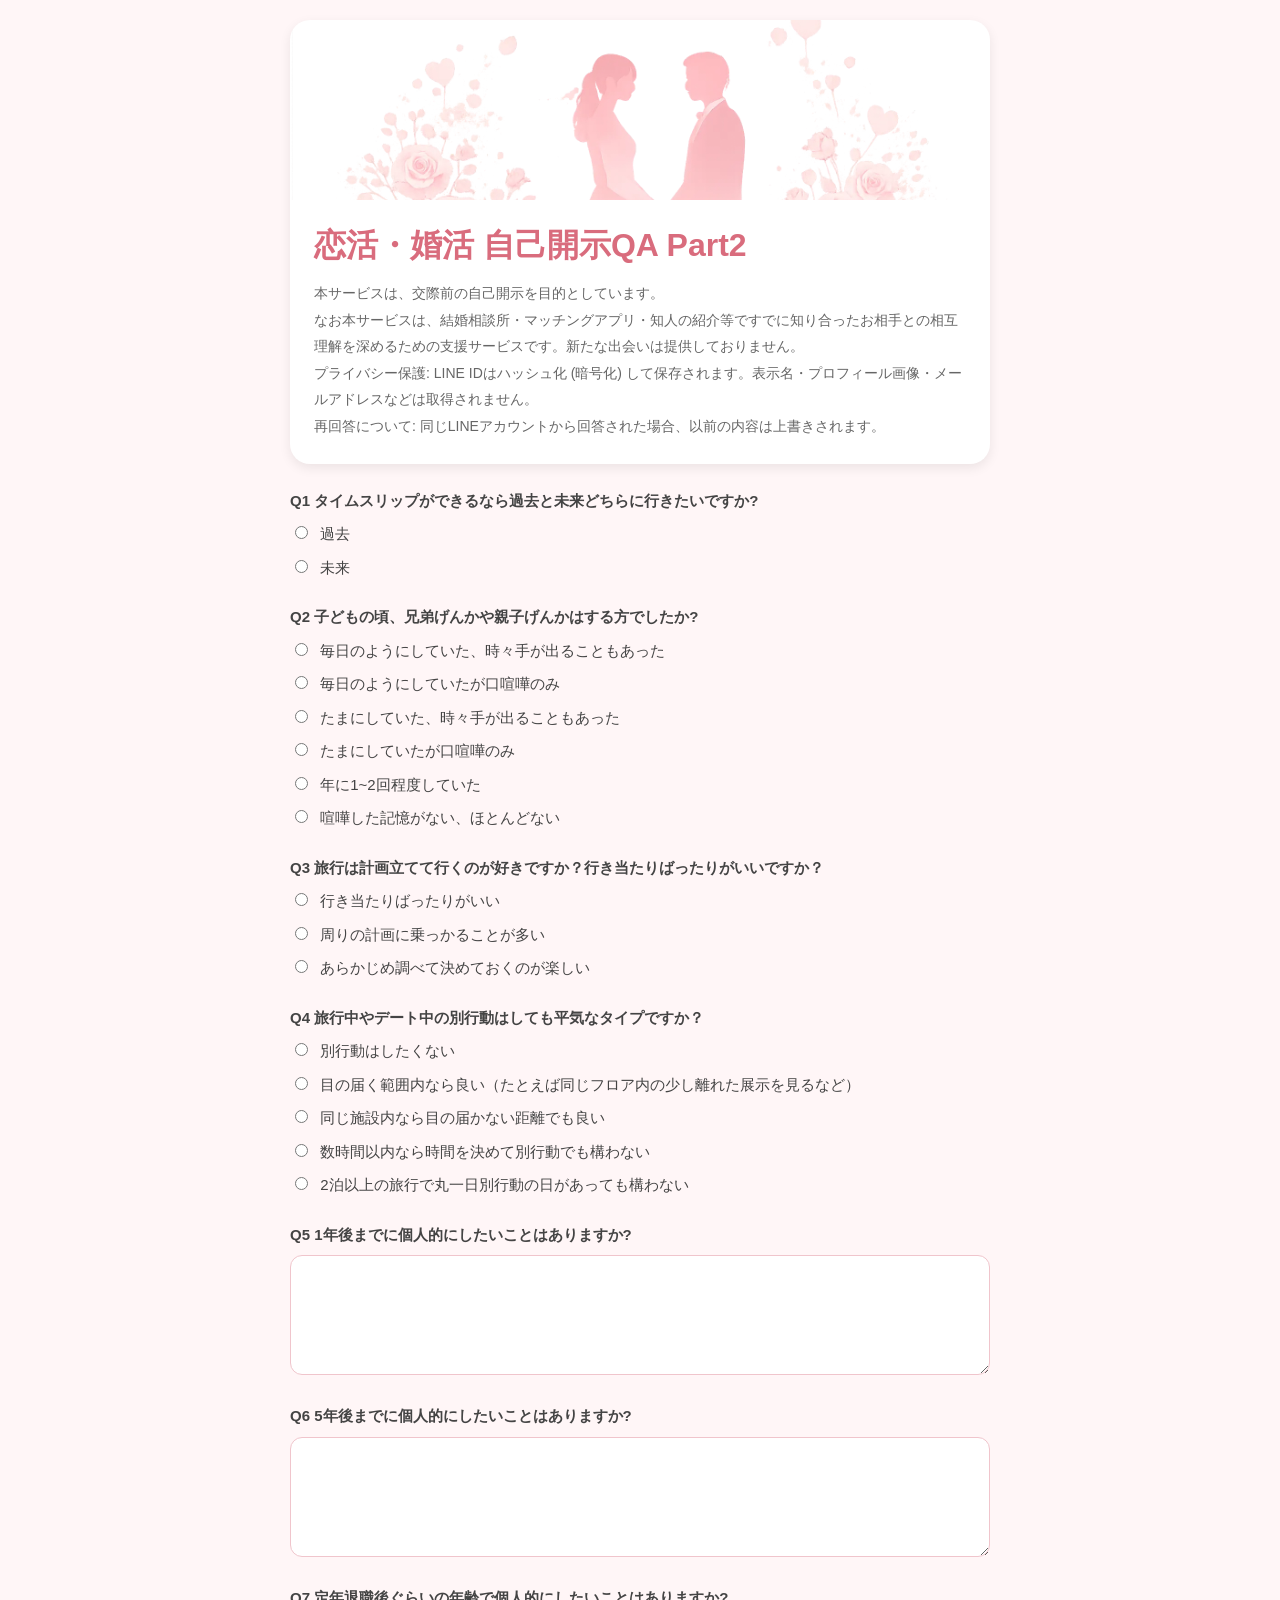
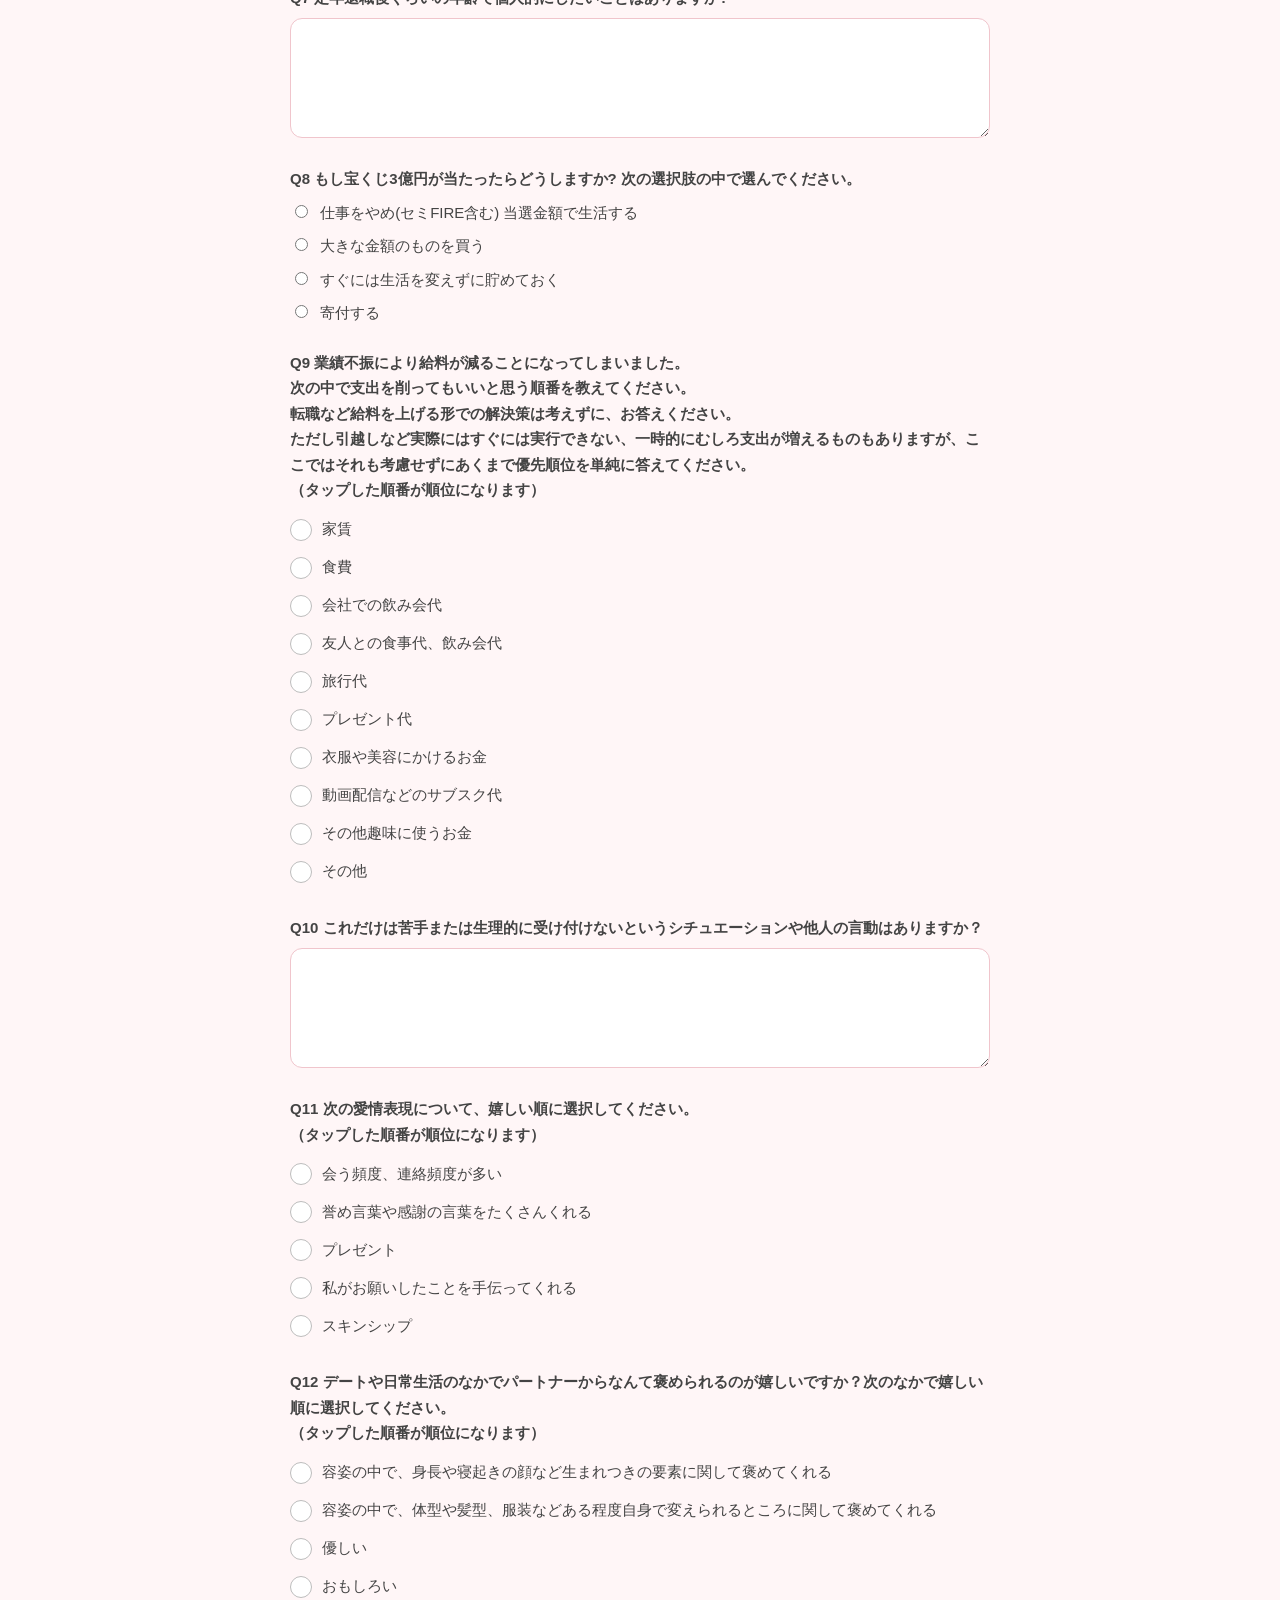
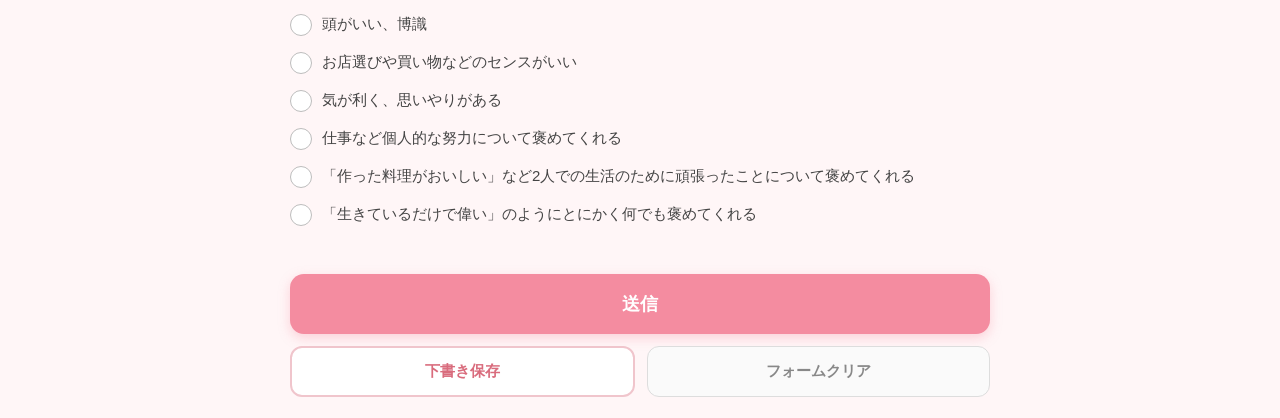
<file: index.html>
<!DOCTYPE html>
<html lang="ja">
<head>
<meta charset="UTF-8"/>
<meta name="viewport" content="width=device-width, initial-scale=1.0"/>
<title>恋活・婚活自己開示QA Part2</title>

<link rel="stylesheet" href="style.css"/>
<script src="https://static.line-scdn.net/liff/edge/2/sdk.js"></script>

<style>
/* ============================================================
   ビューモード（共有リンクで開いたとき）
   ============================================================ */

#viewMode {
  display: none;
}

/* ============================================================
   状態表示（共有リンク読み込み中・エラー時）
   ============================================================ */

.state-card{
  text-align:center;
}

.state-text{
  margin:0;
  font-size:14px;
  line-height:1.8;
  color:#666;
}

.state-spinner{
  width:30px;
  height:30px;
  margin:0 auto 12px;
}

.state-spinner img{
  width:30px;
  height:30px;
  display:none;
}

.state-spinner .spinner-light{
  display:block;
}

@media (prefers-color-scheme: dark){
  .state-spinner .spinner-light{ display:none; }
  .state-spinner .spinner-dark{ display:block; }
}

.view-header {
  background: #ffffff;
  border-radius: 16px;
  padding: 20px 24px;
  margin-bottom: 16px;
  box-shadow: 0 4px 12px rgba(0,0,0,0.08);
  text-align: center;
}

.view-label {
  margin: 0 0 8px;
  font-size: 18px;
  font-weight: 700;
  color: #d96c7d;
  letter-spacing: 0.05em;
}

.view-name {
  margin: 0;
  font-size: 20px;
  font-weight: 700;
  color: #444;
}

.view-item {
  background: #ffffff;
  border-radius: 16px;
  padding: 18px 20px;
  margin-bottom: 12px;
  box-shadow: 0 2px 8px rgba(0,0,0,0.06);
}

.view-question {
  margin: 0 0 8px;
  font-size: 14px;
  font-weight: 600;
  color: #d96c7d;
  line-height: 1.6;
}

.view-answer {
  margin: 0;
  font-size: 15px;
  color: #444;
  line-height: 1.8;
  white-space: pre-wrap;
  word-break: break-word;
}

.view-tip {
  display: flex;
  align-items: flex-start;
  gap: 8px;
  margin-top: 12px;
  padding: 10px 12px;
  background: #fff7e6;
  border: 1px solid #ffe1a8;
  border-radius: 12px;
}

.view-tip-icon {
  flex: 0 0 auto;
  font-size: 14px;
  line-height: 1.6;
}

.view-tip-text {
  margin: 0;
  font-size: 12.5px;
  line-height: 1.6;
  color: #a87b1f;
}

/* ============================================================
   共有画面 下部CTA（あなたの価値観も共有してみませんか？）
   ============================================================ */

.cta-card{
  position: relative;
  margin-top: 24px;
  padding: 24px;
  background: linear-gradient(135deg, #fff9fa 0%, #ffeef1 100%);
  border: 2px dashed #f4b8c5;
  border-radius: 24px;
  overflow: hidden;
  display: flex;
  align-items: center;
  gap: 20px;
  text-align: left;
}

.cta-image-left{
  flex: 0 0 25%;
  width: 25%;
  max-width: 140px;
  border-radius: 16px;
  object-fit: cover;
}

.cta-content{
  flex: 1;
  min-width: 0;
}

.cta-title{
  margin: 0 0 12px;
  font-size: 18px;
  font-weight: 700;
  color: #d96c7d;
}

.cta-text{
  margin: 0 0 20px;
  font-size: 13px;
  line-height: 1.8;
  color: #555;
}

.cta-button{
  display: flex;
  align-items: center;
  justify-content: center;
  gap: 8px;
  width: 100%;
  padding: 14px;
  border: none;
  border-radius: 50px;
  background: #f48ca0;
  color: #fff;
  font-size: 15px;
  font-weight: 700;
  text-decoration: none;
  cursor: pointer;
  box-shadow: 0 4px 12px rgba(244,140,160,.35);
}

.cta-arrow{
  display: inline-flex;
  align-items: center;
  justify-content: center;
  width: 22px;
  height: 22px;
  border-radius: 50%;
  background: rgba(255,255,255,.3);
  font-size: 14px;
  line-height: 1;
}

@media (max-width: 480px){
  .cta-card{
    flex-direction: column;
    text-align: center;
  }
  .cta-image-left{
    width: 45%;
    flex: 0 0 auto;
  }
  .cta-title{ font-size: 18px; }
}
</style>
</head>

<body>

<div class="container">

<div class="form-header">

<h1>恋活・婚活 自己開示QA Part2</h1>

<p class="form-description">
本サービスは、交際前の自己開示を目的としています。<br>
なお本サービスは、結婚相談所・マッチングアプリ・知人の紹介等ですでに知り合ったお相手との相互理解を深めるための支援サービスです。新たな出会いは提供しておりません。<br>
プライバシー保護: LINE IDはハッシュ化 (暗号化) して保存されます。表示名・プロフィール画像・メールアドレスなどは取得されません。<br>
再回答について: 同じLINEアカウントから回答された場合、以前の内容は上書きされます。
</p>

</div>

<!-- ビューモード表示エリア（共有リンクで開いたとき） -->
<div id="viewMode"></div>

<!-- スクショ抑止ウォーターマーク（共有リンクの閲覧者にのみ表示） -->
<div id="screenshotWatermark" aria-hidden="true"></div>

<!-- Q1 -->

<label>Q1 タイムスリップができるなら過去と未来どちらに行きたいですか?</label>

<label>
<input type="radio" name="q1" value="past">
過去
</label>

<label>
<input type="radio" name="q1" value="future">
未来
</label>

<!-- Q2 -->

<label>Q2 子どもの頃、兄弟げんかや親子げんかはする方でしたか?</label>

<label>
<input type="radio" name="q2" value="a2-1">
毎日のようにしていた、時々手が出ることもあった
</label>

<label>
<input type="radio" name="q2" value="a2-2">
毎日のようにしていたが口喧嘩のみ
</label>

<label>
<input type="radio" name="q2" value="a2-3">
たまにしていた、時々手が出ることもあった
</label>

<label>
<input type="radio" name="q2" value="a2-4">
たまにしていたが口喧嘩のみ
</label>

<label>
<input type="radio" name="q2" value="a2-5">
年に1~2回程度していた
</label>

<label>
<input type="radio" name="q2" value="a2-6">
喧嘩した記憶がない、ほとんどない
</label>

<!-- Q3 -->

<label>
Q3 旅行は計画立てて行くのが好きですか？行き当たりばったりがいいですか？
</label>

<label>
<input type="radio" name="q3" value="a3-1">
行き当たりばったりがいい
</label>

<label>
<input type="radio" name="q3" value="a3-2">
周りの計画に乗っかることが多い
</label>

<label>
<input type="radio" name="q3" value="a3-3">
あらかじめ調べて決めておくのが楽しい
</label>

<!-- Q4 -->

<label>
Q4 旅行中やデート中の別行動はしても平気なタイプですか？
</label>

<label>
<input type="radio" name="q4" value="a4-1">
別行動はしたくない
</label>

<label>
<input type="radio" name="q4" value="a4-2">
目の届く範囲内なら良い（たとえば同じフロア内の少し離れた展示を見るなど）
</label>

<label>
<input type="radio" name="q4" value="a4-3">
同じ施設内なら目の届かない距離でも良い
</label>

<label>
<input type="radio" name="q4" value="a4-4">
数時間以内なら時間を決めて別行動でも構わない
</label>

<label>
<input type="radio" name="q4" value="a4-5">
2泊以上の旅行で丸一日別行動の日があっても構わない
</label>

<!-- Q5 -->

<label>
Q5 1年後までに個人的にしたいことはありますか?
</label>

<textarea id="q5"></textarea>

<!-- Q6 -->

<label>
Q6 5年後までに個人的にしたいことはありますか?
</label>

<textarea id="q6"></textarea>

<!-- Q7 -->

<label>
Q7 定年退職後ぐらいの年齢で個人的にしたいことはありますか?
</label>

<textarea id="q7"></textarea>

<!-- Q8 -->

<label>
Q8 もし宝くじ3億円が当たったらどうしますか? 次の選択肢の中で選んでください。
</label>

<label>
<input type="radio" name="q8" value="a8-1">
仕事をやめ(セミFIRE含む) 当選金額で生活する
</label>

<label>
<input type="radio" name="q8" value="a8-2">
大きな金額のものを買う
</label>

<label>
<input type="radio" name="q8" value="a8-3">
すぐには生活を変えずに貯めておく
</label>

<label>
<input type="radio" name="q8" value="a8-4">
寄付する
</label>

<!-- Q9 -->

<label>
Q9 業績不振により給料が減ることになってしまいました。<br>
次の中で支出を削ってもいいと思う順番を教えてください。<br>
転職など給料を上げる形での解決策は考えずに、お答えください。<br>
ただし引越しなど実際にはすぐには実行できない、一時的にむしろ支出が増えるものもありますが、ここではそれも考慮せずにあくまで優先順位を単純に答えてください。<br>
（タップした順番が順位になります）
</label>

<div id="q9Ranking" class="ranking-group">

<button type="button" class="rank-option" data-value="家賃">
<span class="rank-number"></span>
家賃
</button>

<button type="button" class="rank-option" data-value="食費">
<span class="rank-number"></span>
食費
</button>

<button type="button" class="rank-option" data-value="会社での飲み会代">
<span class="rank-number"></span>
会社での飲み会代
</button>

<button type="button" class="rank-option" data-value="友人との食事代、飲み会代">
<span class="rank-number"></span>
友人との食事代、飲み会代
</button>

<button type="button" class="rank-option" data-value="旅行代">
<span class="rank-number"></span>
旅行代
</button>

<button type="button" class="rank-option" data-value="プレゼント代">
<span class="rank-number"></span>
プレゼント代
</button>

<button type="button" class="rank-option" data-value="衣服や美容にかけるお金">
<span class="rank-number"></span>
衣服や美容にかけるお金
</button>

<button type="button" class="rank-option" data-value="動画配信などのサブスク代">
<span class="rank-number"></span>
動画配信などのサブスク代
</button>

<button type="button" class="rank-option" data-value="その他趣味に使うお金">
<span class="rank-number"></span>
その他趣味に使うお金
</button>

<button type="button" class="rank-option" data-value="その他">
<span class="rank-number"></span>
その他
</button>

</div>

<!-- Q10 -->

<label>
Q10 これだけは苦手または生理的に受け付けないというシチュエーションや他人の言動はありますか？
</label>

<textarea id="q10"></textarea>

<!-- Q11 -->

<label>
Q11 次の愛情表現について、嬉しい順に選択してください。<br>
（タップした順番が順位になります）
</label>

<div id="q11Ranking" class="ranking-group">

<button type="button" class="rank-option" data-value="会う頻度、連絡頻度が多い">
<span class="rank-number"></span>
会う頻度、連絡頻度が多い
</button>

<button type="button" class="rank-option" data-value="誉め言葉や感謝の言葉をたくさんくれる">
<span class="rank-number"></span>
誉め言葉や感謝の言葉をたくさんくれる
</button>

<button type="button" class="rank-option" data-value="プレゼント">
<span class="rank-number"></span>
プレゼント
</button>

<button type="button" class="rank-option" data-value="私がお願いしたことを手伝ってくれる">
<span class="rank-number"></span>
私がお願いしたことを手伝ってくれる
</button>

<button type="button" class="rank-option" data-value="スキンシップ">
<span class="rank-number"></span>
スキンシップ
</button>

</div>

<!-- Q12 -->

<label>
Q12 デートや日常生活のなかでパートナーからなんて褒められるのが嬉しいですか？次のなかで嬉しい順に選択してください。<br>
（タップした順番が順位になります）
</label>

<div id="q12Ranking" class="ranking-group">

<button type="button" class="rank-option" data-value="容姿の中で、身長や寝起きの顔など生まれつきの要素に関して褒めてくれる">
<span class="rank-number"></span>
容姿の中で、身長や寝起きの顔など生まれつきの要素に関して褒めてくれる
</button>

<button type="button" class="rank-option" data-value="容姿の中で、体型や髪型、服装などある程度自身で変えられるところに関して褒めてくれる">
<span class="rank-number"></span>
容姿の中で、体型や髪型、服装などある程度自身で変えられるところに関して褒めてくれる
</button>

<button type="button" class="rank-option" data-value="優しい">
<span class="rank-number"></span>
優しい
</button>

<button type="button" class="rank-option" data-value="おもしろい">
<span class="rank-number"></span>
おもしろい
</button>

<button type="button" class="rank-option" data-value="頭がいい、博識">
<span class="rank-number"></span>
頭がいい、博識
</button>

<button type="button" class="rank-option" data-value="お店選びや買い物などのセンスがいい">
<span class="rank-number"></span>
お店選びや買い物などのセンスがいい
</button>

<button type="button" class="rank-option" data-value="気が利く、思いやりがある">
<span class="rank-number"></span>
気が利く、思いやりがある
</button>

<button type="button" class="rank-option" data-value="仕事など個人的な努力について褒めてくれる">
<span class="rank-number"></span>
仕事など個人的な努力について褒めてくれる
</button>

<button type="button" class="rank-option" data-value="「作った料理がおいしい」など2人での生活のために頑張ったことについて褒めてくれる">
<span class="rank-number"></span>
「作った料理がおいしい」など2人での生活のために頑張ったことについて褒めてくれる
</button>

<button type="button" class="rank-option" data-value="「生きているだけで偉い」のようにとにかく何でも褒めてくれる">
<span class="rank-number"></span>
「生きているだけで偉い」のようにとにかく何でも褒めてくれる
</button>

</div>

<div class="button-group">

<button id="submitBtn" type="button">
送信
</button>

<div class="sub-buttons">

<button id="draftBtn" type="button">
下書き保存
</button>

<button id="clearBtn" type="button">
フォームクリア
</button>

</div>

</div>

<!-- 共有モーダル -->

<div id="shareModal" class="modal hidden">

<div class="modal-content">

<h3>共有</h3>

<input
id="shareName"
placeholder="お名前を入力してください(任意)"
>

<button id="shareBtn">
共有する
</button>

</div>

</div>

<script src="app.js"></script>

</div>

</body>
</html>
</file>
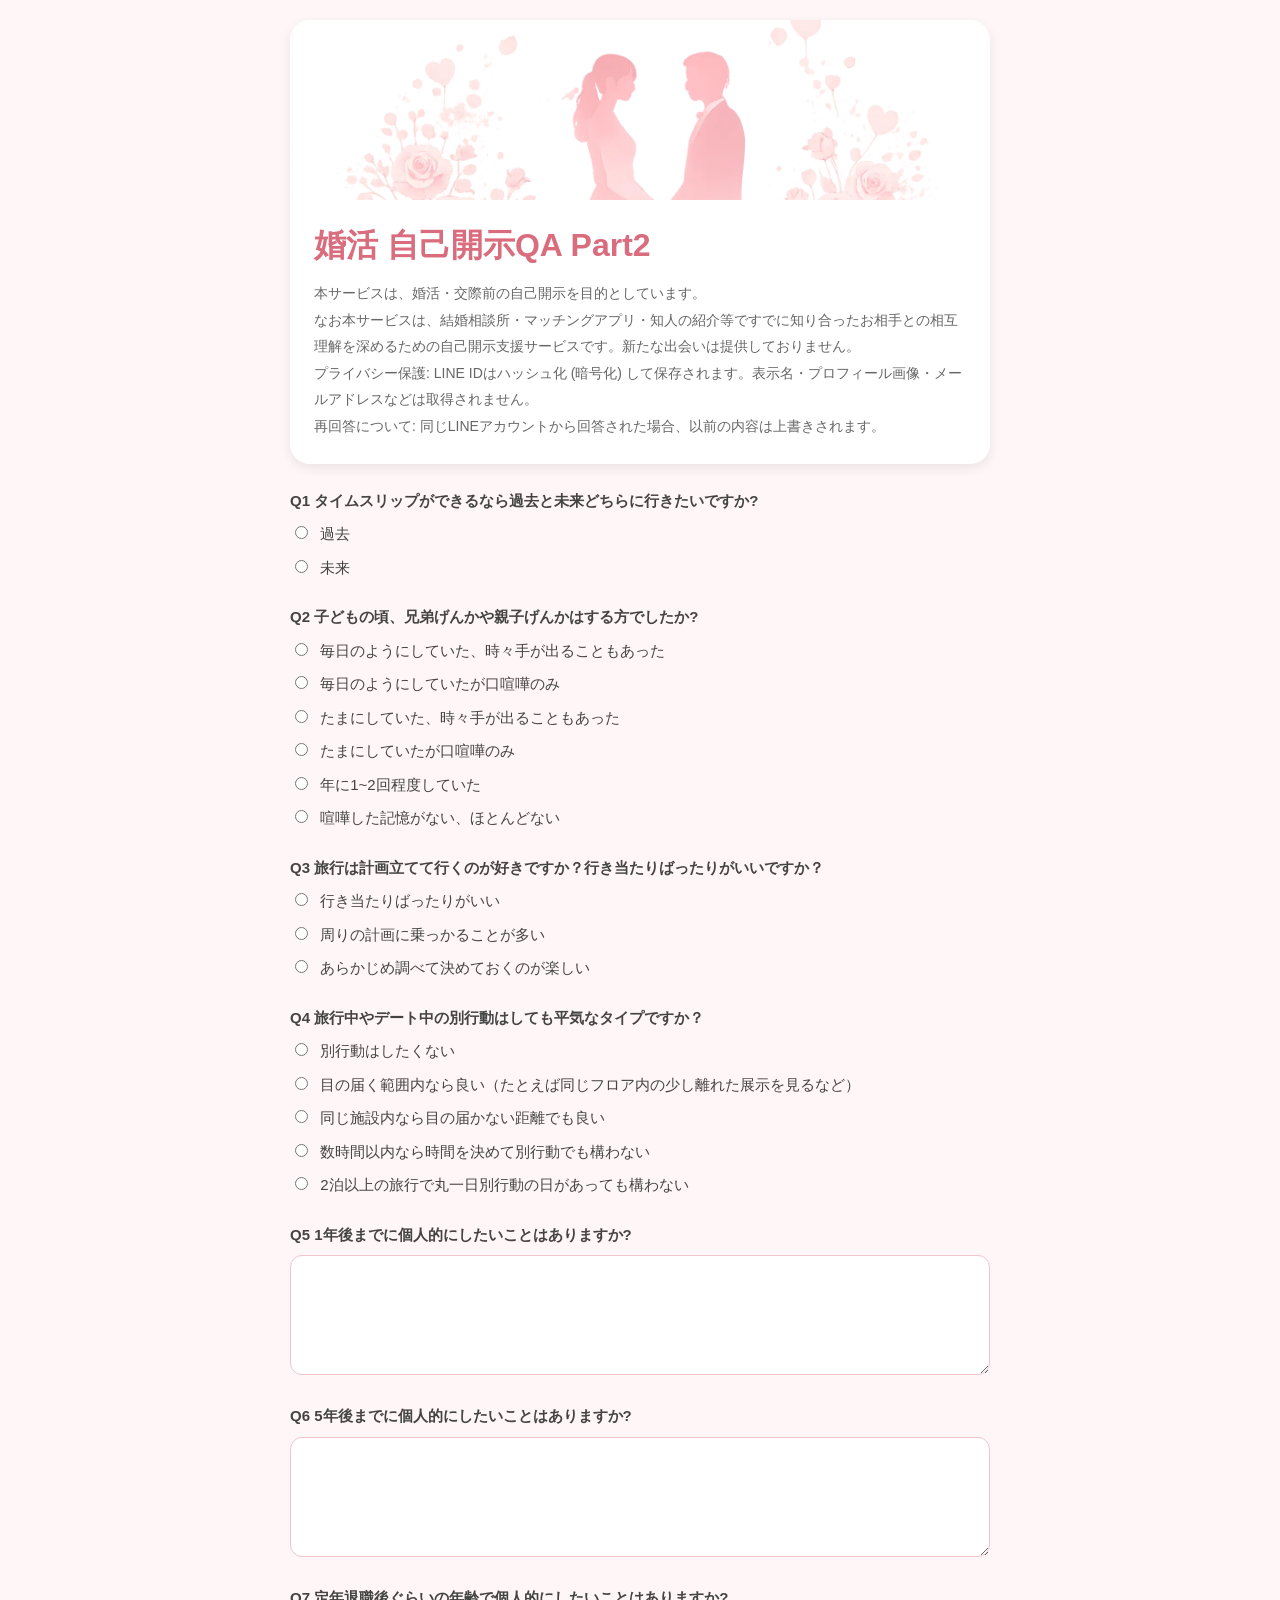
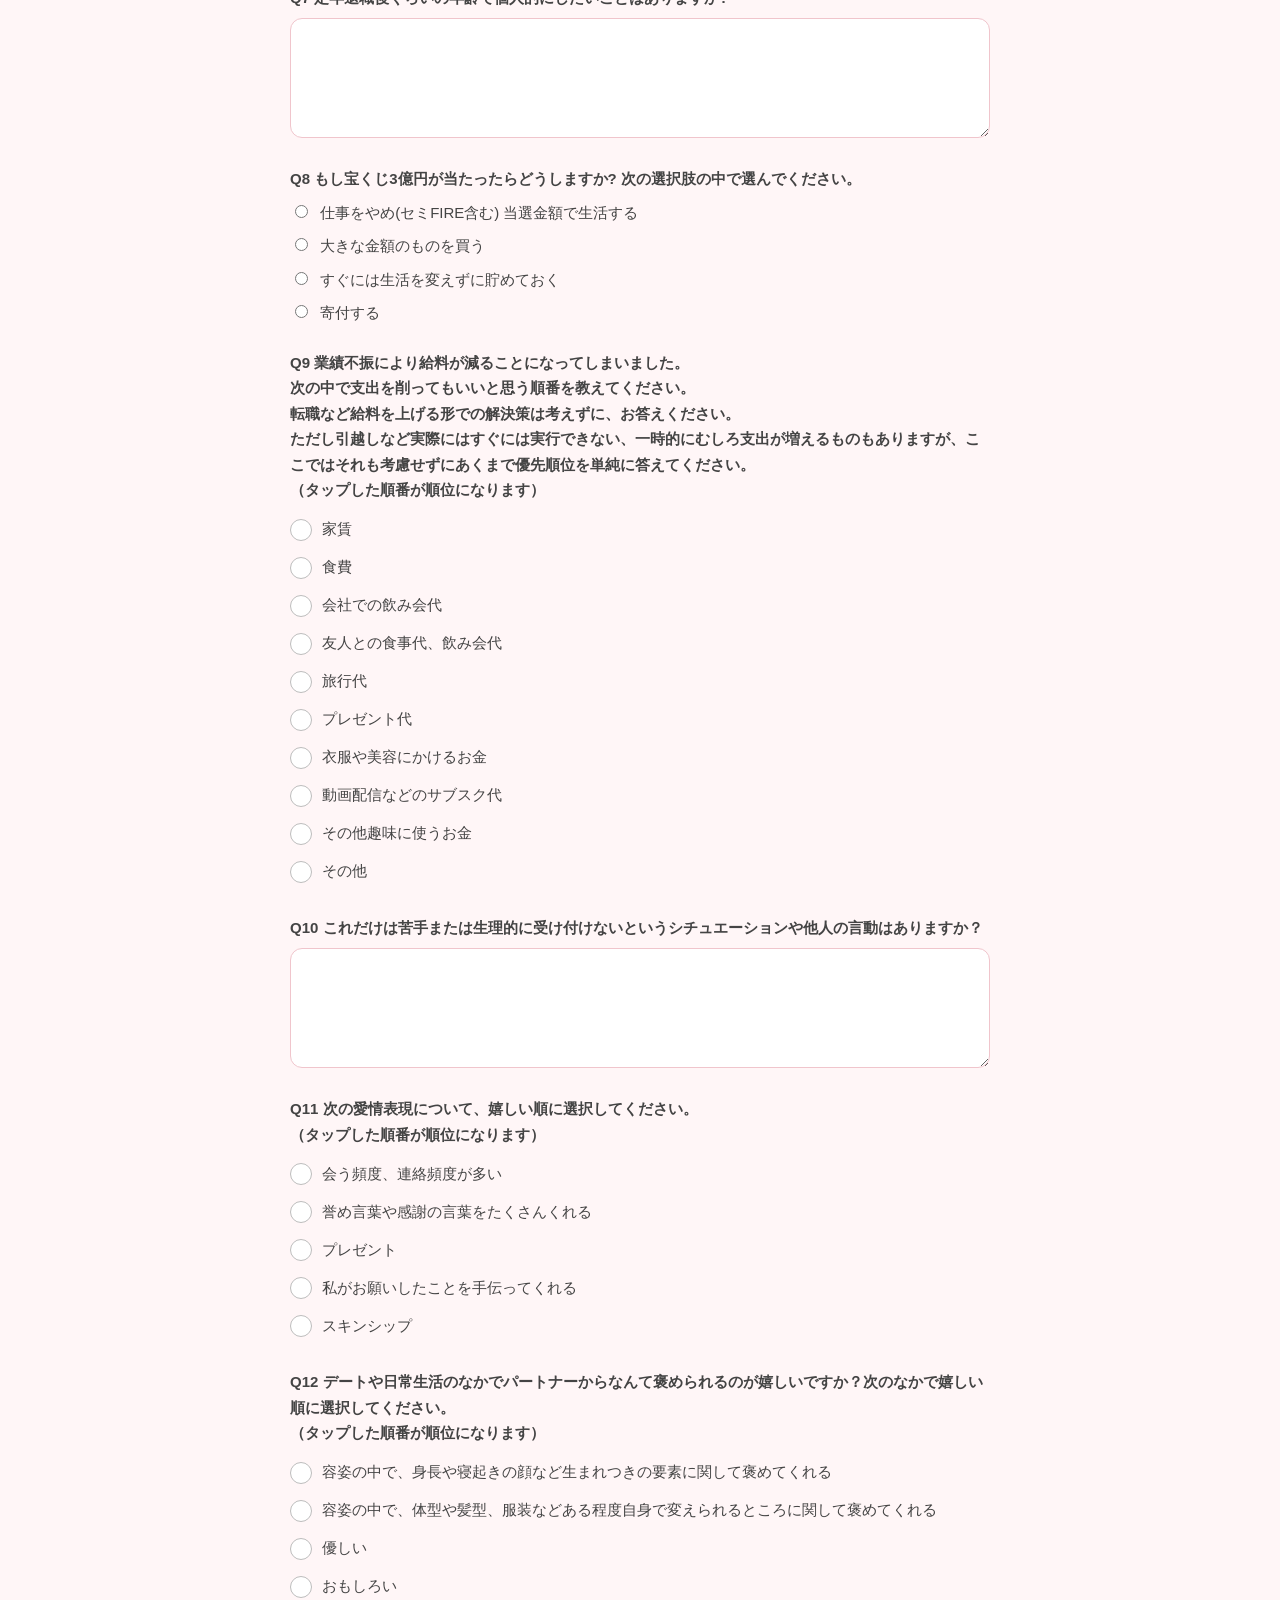
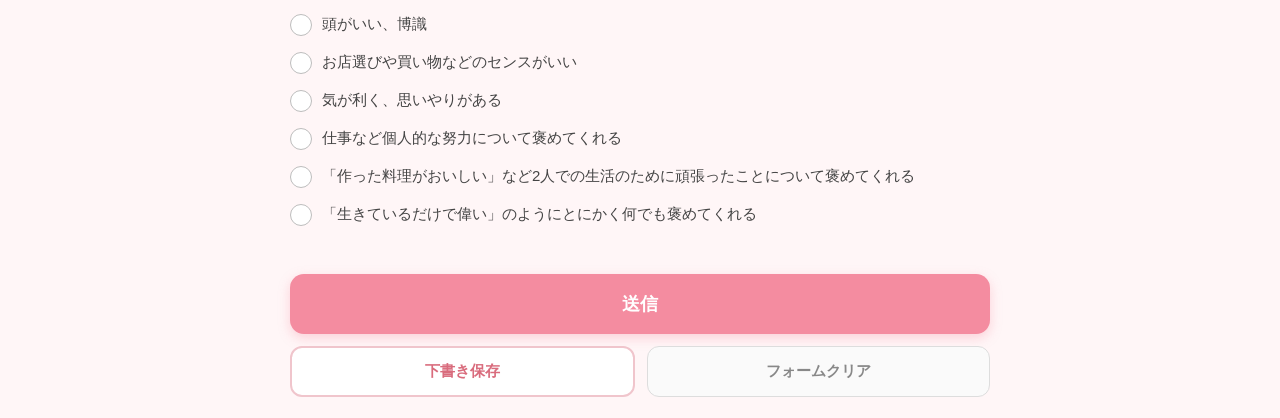
<file: jikokaiji2_index.html>
<!DOCTYPE html>
<html lang="ja">
<head>
<meta charset="UTF-8"/>
<meta name="viewport" content="width=device-width, initial-scale=1.0"/>
<title>婚活自己開示QA Part2</title>

<link rel="stylesheet" href="style.css"/>
<script src="https://static.line-scdn.net/liff/edge/2/sdk.js"></script>

<style>
/* ============================================================
   ビューモード（共有リンクで開いたとき）
   ============================================================ */

#viewMode {
  display: none;
}

/* ============================================================
   状態表示（共有リンク読み込み中・エラー時）
   ============================================================ */

.state-card{
  text-align:center;
}

.state-text{
  margin:0;
  font-size:14px;
  line-height:1.8;
  color:#666;
}

.state-spinner{
  width:30px;
  height:30px;
  margin:0 auto 12px;
}

.state-spinner img{
  width:30px;
  height:30px;
  display:none;
}

.state-spinner .spinner-light{
  display:block;
}

@media (prefers-color-scheme: dark){
  .state-spinner .spinner-light{ display:none; }
  .state-spinner .spinner-dark{ display:block; }
}

.view-header {
  background: #ffffff;
  border-radius: 16px;
  padding: 20px 24px;
  margin-bottom: 16px;
  box-shadow: 0 4px 12px rgba(0,0,0,0.08);
  text-align: center;
}

.view-label {
  margin: 0 0 8px;
  font-size: 18px;
  font-weight: 700;
  color: #d96c7d;
  letter-spacing: 0.05em;
}

.view-name {
  margin: 0;
  font-size: 20px;
  font-weight: 700;
  color: #444;
}

.view-item {
  background: #ffffff;
  border-radius: 16px;
  padding: 18px 20px;
  margin-bottom: 12px;
  box-shadow: 0 2px 8px rgba(0,0,0,0.06);
}

.view-question {
  margin: 0 0 8px;
  font-size: 14px;
  font-weight: 600;
  color: #d96c7d;
  line-height: 1.6;
}

.view-answer {
  margin: 0;
  font-size: 15px;
  color: #444;
  line-height: 1.8;
  white-space: pre-wrap;
  word-break: break-word;
}

.view-tip {
  display: flex;
  align-items: flex-start;
  gap: 8px;
  margin-top: 12px;
  padding: 10px 12px;
  background: #fff7e6;
  border: 1px solid #ffe1a8;
  border-radius: 12px;
}

.view-tip-icon {
  flex: 0 0 auto;
  font-size: 14px;
  line-height: 1.6;
}

.view-tip-text {
  margin: 0;
  font-size: 12.5px;
  line-height: 1.6;
  color: #a87b1f;
}

/* ============================================================
   共有画面 下部CTA（あなたの価値観も共有してみませんか？）
   ============================================================ */

.cta-card{
  position: relative;
  margin-top: 24px;
  padding: 24px;
  background: linear-gradient(135deg, #fff9fa 0%, #ffeef1 100%);
  border: 2px dashed #f4b8c5;
  border-radius: 24px;
  overflow: hidden;
  display: flex;
  align-items: center;
  gap: 20px;
  text-align: left;
}

.cta-image-left{
  flex: 0 0 25%;
  width: 25%;
  max-width: 140px;
  border-radius: 16px;
  object-fit: cover;
}

.cta-content{
  flex: 1;
  min-width: 0;
}

.cta-title{
  margin: 0 0 12px;
  font-size: 18px;
  font-weight: 700;
  color: #d96c7d;
}

.cta-text{
  margin: 0 0 20px;
  font-size: 13px;
  line-height: 1.8;
  color: #555;
}

.cta-button{
  display: flex;
  align-items: center;
  justify-content: center;
  gap: 8px;
  width: 100%;
  padding: 14px;
  border: none;
  border-radius: 50px;
  background: #f48ca0;
  color: #fff;
  font-size: 15px;
  font-weight: 700;
  text-decoration: none;
  cursor: pointer;
  box-shadow: 0 4px 12px rgba(244,140,160,.35);
}

.cta-arrow{
  display: inline-flex;
  align-items: center;
  justify-content: center;
  width: 22px;
  height: 22px;
  border-radius: 50%;
  background: rgba(255,255,255,.3);
  font-size: 14px;
  line-height: 1;
}

@media (max-width: 480px){
  .cta-card{
    flex-direction: column;
    text-align: center;
  }
  .cta-image-left{
    width: 45%;
    flex: 0 0 auto;
  }
  .cta-title{ font-size: 18px; }
}
</style>
</head>

<body>

<div class="container">

<div class="form-header">

<h1>婚活 自己開示QA Part2</h1>

<p class="form-description">
本サービスは、婚活・交際前の自己開示を目的としています。<br>
なお本サービスは、結婚相談所・マッチングアプリ・知人の紹介等ですでに知り合ったお相手との相互理解を深めるための自己開示支援サービスです。新たな出会いは提供しておりません。<br>
プライバシー保護: LINE IDはハッシュ化 (暗号化) して保存されます。表示名・プロフィール画像・メールアドレスなどは取得されません。<br>
再回答について: 同じLINEアカウントから回答された場合、以前の内容は上書きされます。
</p>

</div>

<!-- ビューモード表示エリア（共有リンクで開いたとき） -->
<div id="viewMode"></div>

<!-- Q1 -->

<label>Q1 タイムスリップができるなら過去と未来どちらに行きたいですか?</label>

<label>
<input type="radio" name="q1" value="past">
過去
</label>

<label>
<input type="radio" name="q1" value="future">
未来
</label>

<!-- Q2 -->

<label>Q2 子どもの頃、兄弟げんかや親子げんかはする方でしたか?</label>

<label>
<input type="radio" name="q2" value="a2-1">
毎日のようにしていた、時々手が出ることもあった
</label>

<label>
<input type="radio" name="q2" value="a2-2">
毎日のようにしていたが口喧嘩のみ
</label>

<label>
<input type="radio" name="q2" value="a2-3">
たまにしていた、時々手が出ることもあった
</label>

<label>
<input type="radio" name="q2" value="a2-4">
たまにしていたが口喧嘩のみ
</label>

<label>
<input type="radio" name="q2" value="a2-5">
年に1~2回程度していた
</label>

<label>
<input type="radio" name="q2" value="a2-6">
喧嘩した記憶がない、ほとんどない
</label>

<!-- Q3 -->

<label>
Q3 旅行は計画立てて行くのが好きですか？行き当たりばったりがいいですか？
</label>

<label>
<input type="radio" name="q3" value="a3-1">
行き当たりばったりがいい
</label>

<label>
<input type="radio" name="q3" value="a3-2">
周りの計画に乗っかることが多い
</label>

<label>
<input type="radio" name="q3" value="a3-3">
あらかじめ調べて決めておくのが楽しい
</label>

<!-- Q4 -->

<label>
Q4 旅行中やデート中の別行動はしても平気なタイプですか？
</label>

<label>
<input type="radio" name="q4" value="a4-1">
別行動はしたくない
</label>

<label>
<input type="radio" name="q4" value="a4-2">
目の届く範囲内なら良い（たとえば同じフロア内の少し離れた展示を見るなど）
</label>

<label>
<input type="radio" name="q4" value="a4-3">
同じ施設内なら目の届かない距離でも良い
</label>

<label>
<input type="radio" name="q4" value="a4-4">
数時間以内なら時間を決めて別行動でも構わない
</label>

<label>
<input type="radio" name="q4" value="a4-5">
2泊以上の旅行で丸一日別行動の日があっても構わない
</label>

<!-- Q5 -->

<label>
Q5 1年後までに個人的にしたいことはありますか?
</label>

<textarea id="q5"></textarea>

<!-- Q6 -->

<label>
Q6 5年後までに個人的にしたいことはありますか?
</label>

<textarea id="q6"></textarea>

<!-- Q7 -->

<label>
Q7 定年退職後ぐらいの年齢で個人的にしたいことはありますか?
</label>

<textarea id="q7"></textarea>

<!-- Q8 -->

<label>
Q8 もし宝くじ3億円が当たったらどうしますか? 次の選択肢の中で選んでください。
</label>

<label>
<input type="radio" name="q8" value="a8-1">
仕事をやめ(セミFIRE含む) 当選金額で生活する
</label>

<label>
<input type="radio" name="q8" value="a8-2">
大きな金額のものを買う
</label>

<label>
<input type="radio" name="q8" value="a8-3">
すぐには生活を変えずに貯めておく
</label>

<label>
<input type="radio" name="q8" value="a8-4">
寄付する
</label>

<!-- Q9 -->

<label>
Q9 業績不振により給料が減ることになってしまいました。<br>
次の中で支出を削ってもいいと思う順番を教えてください。<br>
転職など給料を上げる形での解決策は考えずに、お答えください。<br>
ただし引越しなど実際にはすぐには実行できない、一時的にむしろ支出が増えるものもありますが、ここではそれも考慮せずにあくまで優先順位を単純に答えてください。<br>
（タップした順番が順位になります）
</label>

<div id="q9Ranking" class="ranking-group">

<button type="button" class="rank-option" data-value="家賃">
<span class="rank-number"></span>
家賃
</button>

<button type="button" class="rank-option" data-value="食費">
<span class="rank-number"></span>
食費
</button>

<button type="button" class="rank-option" data-value="会社での飲み会代">
<span class="rank-number"></span>
会社での飲み会代
</button>

<button type="button" class="rank-option" data-value="友人との食事代、飲み会代">
<span class="rank-number"></span>
友人との食事代、飲み会代
</button>

<button type="button" class="rank-option" data-value="旅行代">
<span class="rank-number"></span>
旅行代
</button>

<button type="button" class="rank-option" data-value="プレゼント代">
<span class="rank-number"></span>
プレゼント代
</button>

<button type="button" class="rank-option" data-value="衣服や美容にかけるお金">
<span class="rank-number"></span>
衣服や美容にかけるお金
</button>

<button type="button" class="rank-option" data-value="動画配信などのサブスク代">
<span class="rank-number"></span>
動画配信などのサブスク代
</button>

<button type="button" class="rank-option" data-value="その他趣味に使うお金">
<span class="rank-number"></span>
その他趣味に使うお金
</button>

<button type="button" class="rank-option" data-value="その他">
<span class="rank-number"></span>
その他
</button>

</div>

<!-- Q10 -->

<label>
Q10 これだけは苦手または生理的に受け付けないというシチュエーションや他人の言動はありますか？
</label>

<textarea id="q10"></textarea>

<!-- Q11 -->

<label>
Q11 次の愛情表現について、嬉しい順に選択してください。<br>
（タップした順番が順位になります）
</label>

<div id="q11Ranking" class="ranking-group">

<button type="button" class="rank-option" data-value="会う頻度、連絡頻度が多い">
<span class="rank-number"></span>
会う頻度、連絡頻度が多い
</button>

<button type="button" class="rank-option" data-value="誉め言葉や感謝の言葉をたくさんくれる">
<span class="rank-number"></span>
誉め言葉や感謝の言葉をたくさんくれる
</button>

<button type="button" class="rank-option" data-value="プレゼント">
<span class="rank-number"></span>
プレゼント
</button>

<button type="button" class="rank-option" data-value="私がお願いしたことを手伝ってくれる">
<span class="rank-number"></span>
私がお願いしたことを手伝ってくれる
</button>

<button type="button" class="rank-option" data-value="スキンシップ">
<span class="rank-number"></span>
スキンシップ
</button>

</div>

<!-- Q12 -->

<label>
Q12 デートや日常生活のなかでパートナーからなんて褒められるのが嬉しいですか？次のなかで嬉しい順に選択してください。<br>
（タップした順番が順位になります）
</label>

<div id="q12Ranking" class="ranking-group">

<button type="button" class="rank-option" data-value="容姿の中で、身長や寝起きの顔など生まれつきの要素に関して褒めてくれる">
<span class="rank-number"></span>
容姿の中で、身長や寝起きの顔など生まれつきの要素に関して褒めてくれる
</button>

<button type="button" class="rank-option" data-value="容姿の中で、体型や髪型、服装などある程度自身で変えられるところに関して褒めてくれる">
<span class="rank-number"></span>
容姿の中で、体型や髪型、服装などある程度自身で変えられるところに関して褒めてくれる
</button>

<button type="button" class="rank-option" data-value="優しい">
<span class="rank-number"></span>
優しい
</button>

<button type="button" class="rank-option" data-value="おもしろい">
<span class="rank-number"></span>
おもしろい
</button>

<button type="button" class="rank-option" data-value="頭がいい、博識">
<span class="rank-number"></span>
頭がいい、博識
</button>

<button type="button" class="rank-option" data-value="お店選びや買い物などのセンスがいい">
<span class="rank-number"></span>
お店選びや買い物などのセンスがいい
</button>

<button type="button" class="rank-option" data-value="気が利く、思いやりがある">
<span class="rank-number"></span>
気が利く、思いやりがある
</button>

<button type="button" class="rank-option" data-value="仕事など個人的な努力について褒めてくれる">
<span class="rank-number"></span>
仕事など個人的な努力について褒めてくれる
</button>

<button type="button" class="rank-option" data-value="「作った料理がおいしい」など2人での生活のために頑張ったことについて褒めてくれる">
<span class="rank-number"></span>
「作った料理がおいしい」など2人での生活のために頑張ったことについて褒めてくれる
</button>

<button type="button" class="rank-option" data-value="「生きているだけで偉い」のようにとにかく何でも褒めてくれる">
<span class="rank-number"></span>
「生きているだけで偉い」のようにとにかく何でも褒めてくれる
</button>

</div>

<div class="button-group">

<button id="submitBtn" type="button">
送信
</button>

<div class="sub-buttons">

<button id="draftBtn" type="button">
下書き保存
</button>

<button id="clearBtn" type="button">
フォームクリア
</button>

</div>

</div>

<!-- 共有モーダル -->

<div id="shareModal" class="modal hidden">

<div class="modal-content">

<h3>共有</h3>

<input
id="shareName"
placeholder="お名前を入力してください(任意)"
>

<button id="shareBtn">
共有する
</button>

</div>

</div>

<script src="app.js"></script>

</div>

</body>
</html>
</file>
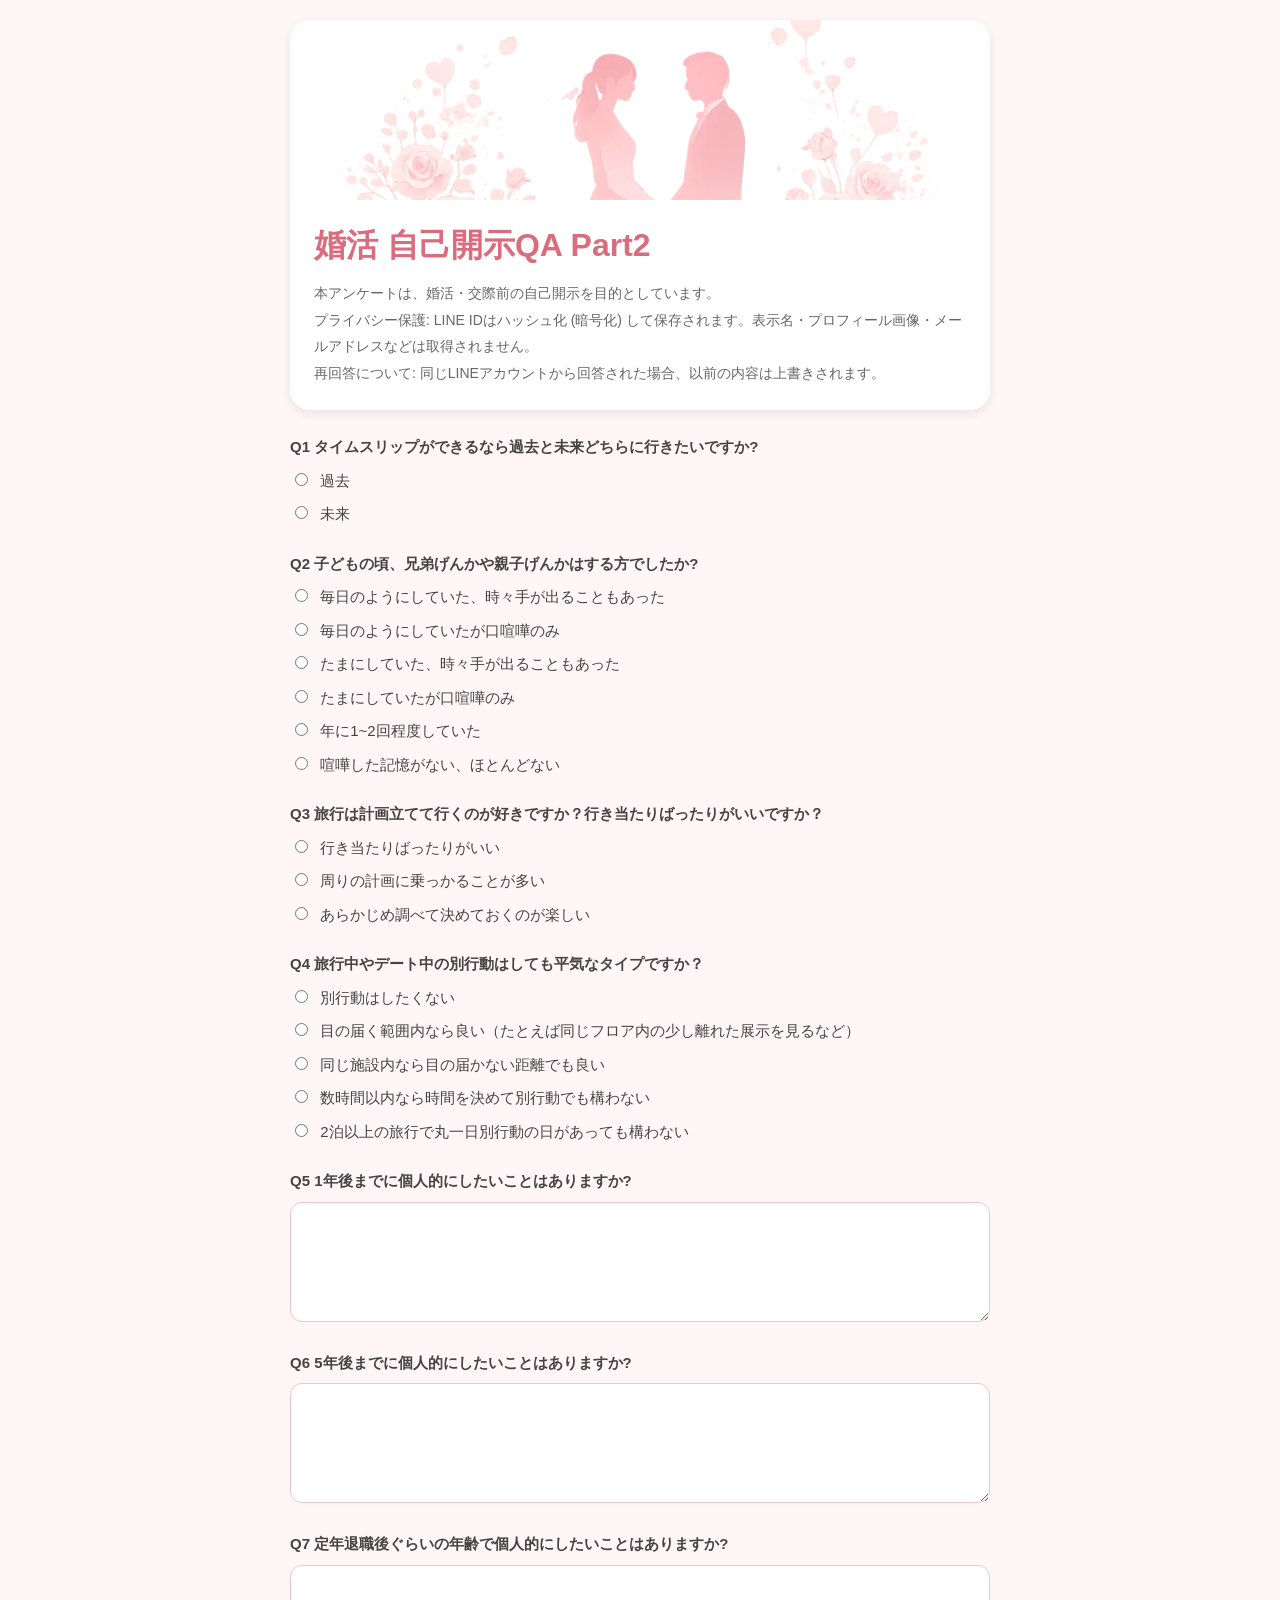
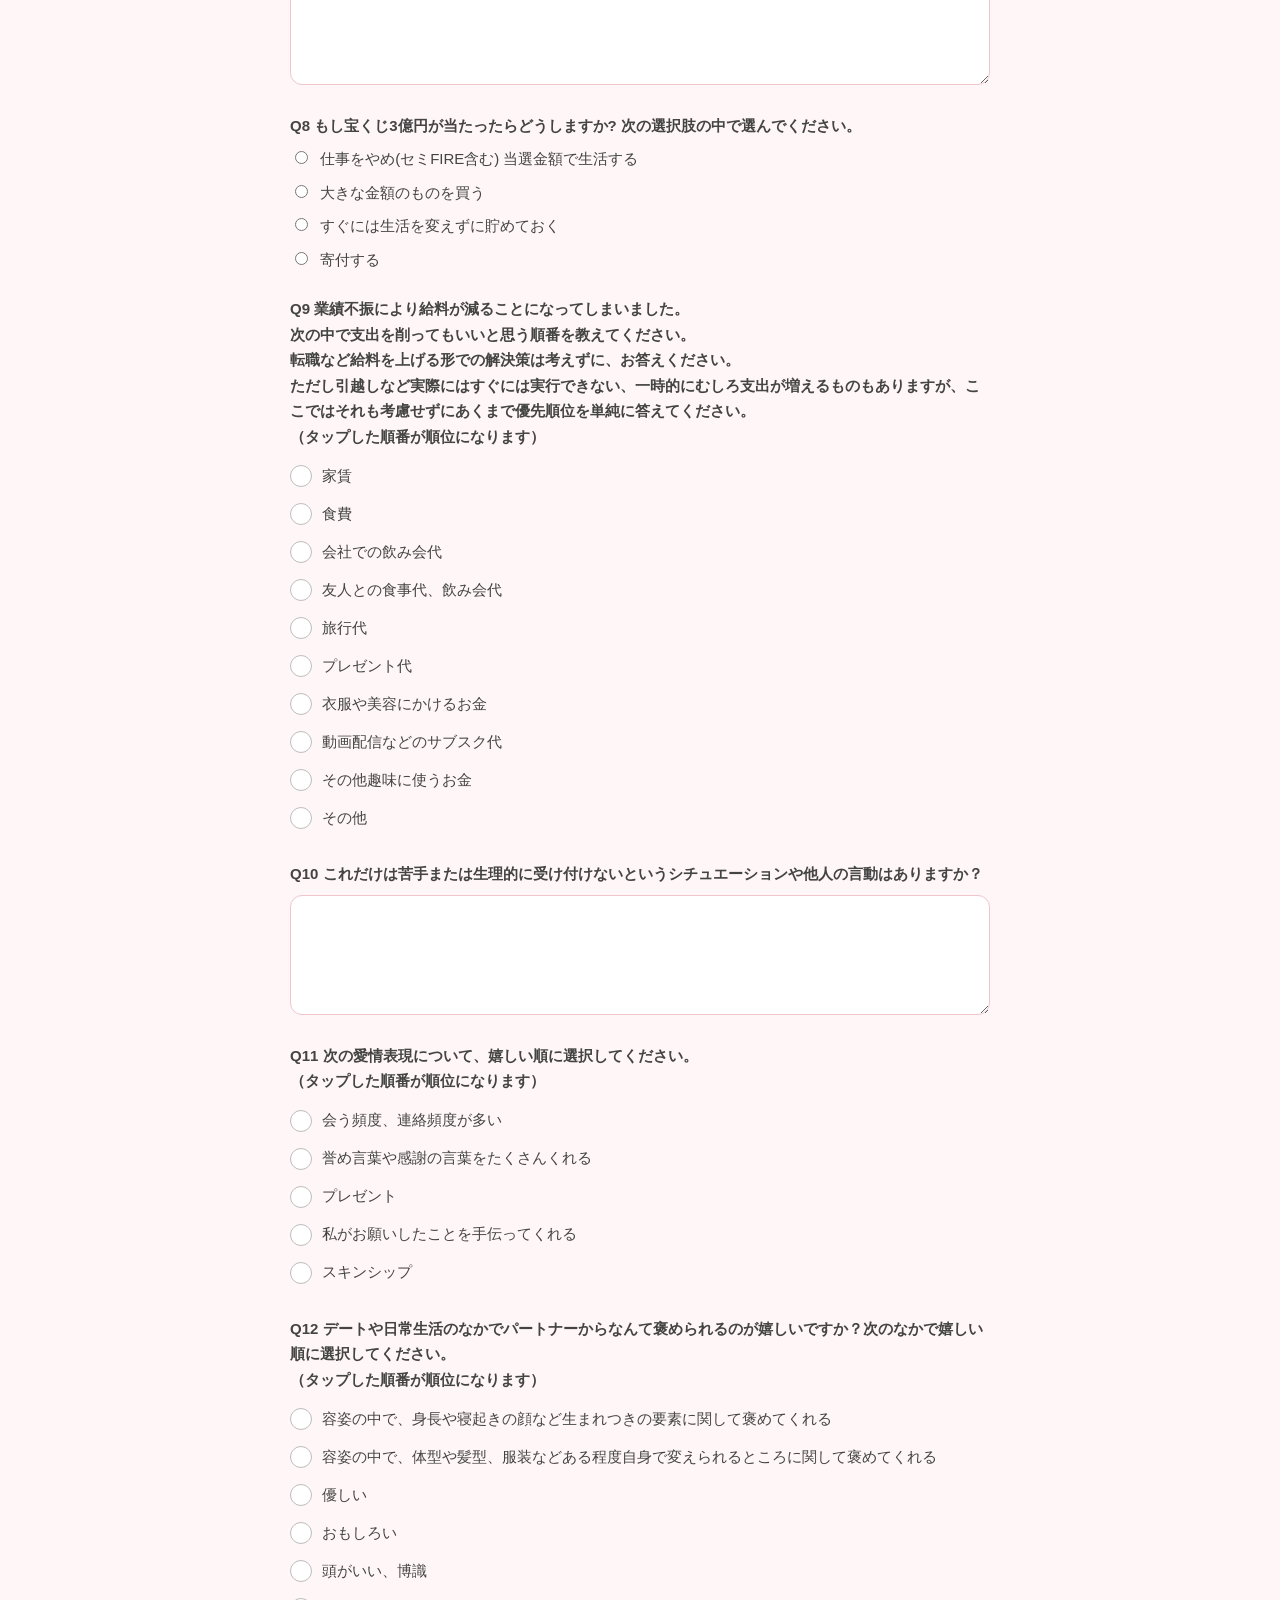
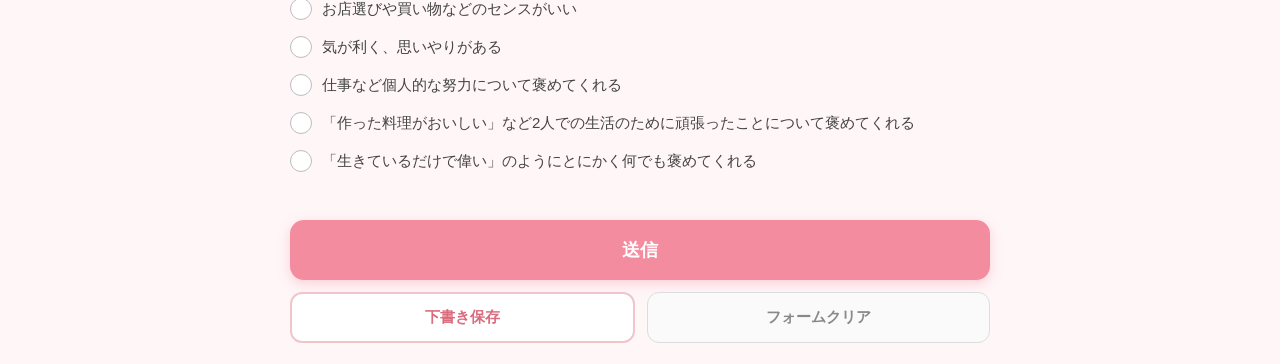
<file: qa2_index.html>
<!DOCTYPE html>
<html lang="ja">
<head>
<meta charset="UTF-8"/>
<meta name="viewport" content="width=device-width, initial-scale=1.0"/>
<title>婚活自己開示QA Part2</title>

<link rel="stylesheet" href="style.css"/>
<script src="https://static.line-scdn.net/liff/edge/2/sdk.js"></script>

<style>
/* ============================================================
   ビューモード（共有リンクで開いたとき）
   ============================================================ */

#viewMode {
  display: none;
}

/* ============================================================
   状態表示（共有リンク読み込み中・エラー時）
   ============================================================ */

.state-card{
  text-align:center;
}

.state-text{
  margin:0;
  font-size:14px;
  line-height:1.8;
  color:#666;
}

.state-spinner{
  width:30px;
  height:30px;
  margin:0 auto 12px;
}

.state-spinner img{
  width:30px;
  height:30px;
  display:none;
}

.state-spinner .spinner-light{
  display:block;
}

@media (prefers-color-scheme: dark){
  .state-spinner .spinner-light{ display:none; }
  .state-spinner .spinner-dark{ display:block; }
}

.view-header {
  background: #ffffff;
  border-radius: 16px;
  padding: 20px 24px;
  margin-bottom: 16px;
  box-shadow: 0 4px 12px rgba(0,0,0,0.08);
  text-align: center;
}

.view-label {
  margin: 0 0 8px;
  font-size: 18px;
  font-weight: 700;
  color: #d96c7d;
  letter-spacing: 0.05em;
}

.view-name {
  margin: 0;
  font-size: 20px;
  font-weight: 700;
  color: #444;
}

.view-item {
  background: #ffffff;
  border-radius: 16px;
  padding: 18px 20px;
  margin-bottom: 12px;
  box-shadow: 0 2px 8px rgba(0,0,0,0.06);
}

.view-question {
  margin: 0 0 8px;
  font-size: 14px;
  font-weight: 600;
  color: #d96c7d;
  line-height: 1.6;
}

.view-answer {
  margin: 0;
  font-size: 15px;
  color: #444;
  line-height: 1.8;
  white-space: pre-wrap;
  word-break: break-word;
}

/* ============================================================
   共有画面 下部CTA（あなたの価値観も共有してみませんか？）
   ============================================================ */

.cta-card{
  position: relative;
  margin-top: 24px;
  padding: 24px;
  background: linear-gradient(135deg, #fff9fa 0%, #ffeef1 100%);
  border: 2px dashed #f4b8c5;
  border-radius: 24px;
  overflow: hidden;
  display: flex;
  align-items: center;
  gap: 20px;
  text-align: left;
}

.cta-image-left{
  flex: 0 0 25%;
  width: 25%;
  max-width: 140px;
  border-radius: 16px;
  object-fit: cover;
}

.cta-content{
  flex: 1;
  min-width: 0;
}

.cta-title{
  margin: 0 0 12px;
  font-size: 18px;
  font-weight: 700;
  color: #d96c7d;
}

.cta-text{
  margin: 0 0 20px;
  font-size: 13px;
  line-height: 1.8;
  color: #555;
}

.cta-button{
  display: flex;
  align-items: center;
  justify-content: center;
  gap: 8px;
  width: 100%;
  padding: 14px;
  border: none;
  border-radius: 50px;
  background: #f48ca0;
  color: #fff;
  font-size: 15px;
  font-weight: 700;
  text-decoration: none;
  cursor: pointer;
  box-shadow: 0 4px 12px rgba(244,140,160,.35);
}

.cta-arrow{
  display: inline-flex;
  align-items: center;
  justify-content: center;
  width: 22px;
  height: 22px;
  border-radius: 50%;
  background: rgba(255,255,255,.3);
  font-size: 14px;
  line-height: 1;
}

@media (max-width: 480px){
  .cta-card{
    flex-direction: column;
    text-align: center;
  }
  .cta-image-left{
    width: 45%;
    flex: 0 0 auto;
  }
  .cta-title{ font-size: 18px; }
}
</style>
</head>

<body>

<div class="container">

<div class="form-header">

<h1>婚活 自己開示QA Part2</h1>

<p class="form-description">
本アンケートは、婚活・交際前の自己開示を目的としています。<br>
プライバシー保護: LINE IDはハッシュ化 (暗号化) して保存されます。表示名・プロフィール画像・メールアドレスなどは取得されません。<br>
再回答について: 同じLINEアカウントから回答された場合、以前の内容は上書きされます。
</p>

</div>

<!-- ビューモード表示エリア（共有リンクで開いたとき） -->
<div id="viewMode"></div>

<!-- Q1 -->

<label>Q1 タイムスリップができるなら過去と未来どちらに行きたいですか?</label>

<label>
<input type="radio" name="q1" value="past">
過去
</label>

<label>
<input type="radio" name="q1" value="future">
未来
</label>

<!-- Q2 -->

<label>Q2 子どもの頃、兄弟げんかや親子げんかはする方でしたか?</label>

<label>
<input type="radio" name="q2" value="a2-1">
毎日のようにしていた、時々手が出ることもあった
</label>

<label>
<input type="radio" name="q2" value="a2-2">
毎日のようにしていたが口喧嘩のみ
</label>

<label>
<input type="radio" name="q2" value="a2-3">
たまにしていた、時々手が出ることもあった
</label>

<label>
<input type="radio" name="q2" value="a2-4">
たまにしていたが口喧嘩のみ
</label>

<label>
<input type="radio" name="q2" value="a2-5">
年に1~2回程度していた
</label>

<label>
<input type="radio" name="q2" value="a2-6">
喧嘩した記憶がない、ほとんどない
</label>

<!-- Q3 -->

<label>
Q3 旅行は計画立てて行くのが好きですか？行き当たりばったりがいいですか？
</label>

<label>
<input type="radio" name="q3" value="a3-1">
行き当たりばったりがいい
</label>

<label>
<input type="radio" name="q3" value="a3-2">
周りの計画に乗っかることが多い
</label>

<label>
<input type="radio" name="q3" value="a3-3">
あらかじめ調べて決めておくのが楽しい
</label>

<!-- Q4 -->

<label>
Q4 旅行中やデート中の別行動はしても平気なタイプですか？
</label>

<label>
<input type="radio" name="q4" value="a4-1">
別行動はしたくない
</label>

<label>
<input type="radio" name="q4" value="a4-2">
目の届く範囲内なら良い（たとえば同じフロア内の少し離れた展示を見るなど）
</label>

<label>
<input type="radio" name="q4" value="a4-3">
同じ施設内なら目の届かない距離でも良い
</label>

<label>
<input type="radio" name="q4" value="a4-4">
数時間以内なら時間を決めて別行動でも構わない
</label>

<label>
<input type="radio" name="q4" value="a4-5">
2泊以上の旅行で丸一日別行動の日があっても構わない
</label>

<!-- Q5 -->

<label>
Q5 1年後までに個人的にしたいことはありますか?
</label>

<textarea id="q5"></textarea>

<!-- Q6 -->

<label>
Q6 5年後までに個人的にしたいことはありますか?
</label>

<textarea id="q6"></textarea>

<!-- Q7 -->

<label>
Q7 定年退職後ぐらいの年齢で個人的にしたいことはありますか?
</label>

<textarea id="q7"></textarea>

<!-- Q8 -->

<label>
Q8 もし宝くじ3億円が当たったらどうしますか? 次の選択肢の中で選んでください。
</label>

<label>
<input type="radio" name="q8" value="a8-1">
仕事をやめ(セミFIRE含む) 当選金額で生活する
</label>

<label>
<input type="radio" name="q8" value="a8-2">
大きな金額のものを買う
</label>

<label>
<input type="radio" name="q8" value="a8-3">
すぐには生活を変えずに貯めておく
</label>

<label>
<input type="radio" name="q8" value="a8-4">
寄付する
</label>

<!-- Q9 -->

<label>
Q9 業績不振により給料が減ることになってしまいました。<br>
次の中で支出を削ってもいいと思う順番を教えてください。<br>
転職など給料を上げる形での解決策は考えずに、お答えください。<br>
ただし引越しなど実際にはすぐには実行できない、一時的にむしろ支出が増えるものもありますが、ここではそれも考慮せずにあくまで優先順位を単純に答えてください。<br>
（タップした順番が順位になります）
</label>

<div id="q9Ranking" class="ranking-group">

<button type="button" class="rank-option" data-value="家賃">
<span class="rank-number"></span>
家賃
</button>

<button type="button" class="rank-option" data-value="食費">
<span class="rank-number"></span>
食費
</button>

<button type="button" class="rank-option" data-value="会社での飲み会代">
<span class="rank-number"></span>
会社での飲み会代
</button>

<button type="button" class="rank-option" data-value="友人との食事代、飲み会代">
<span class="rank-number"></span>
友人との食事代、飲み会代
</button>

<button type="button" class="rank-option" data-value="旅行代">
<span class="rank-number"></span>
旅行代
</button>

<button type="button" class="rank-option" data-value="プレゼント代">
<span class="rank-number"></span>
プレゼント代
</button>

<button type="button" class="rank-option" data-value="衣服や美容にかけるお金">
<span class="rank-number"></span>
衣服や美容にかけるお金
</button>

<button type="button" class="rank-option" data-value="動画配信などのサブスク代">
<span class="rank-number"></span>
動画配信などのサブスク代
</button>

<button type="button" class="rank-option" data-value="その他趣味に使うお金">
<span class="rank-number"></span>
その他趣味に使うお金
</button>

<button type="button" class="rank-option" data-value="その他">
<span class="rank-number"></span>
その他
</button>

</div>

<!-- Q10 -->

<label>
Q10 これだけは苦手または生理的に受け付けないというシチュエーションや他人の言動はありますか？
</label>

<textarea id="q10"></textarea>

<!-- Q11 -->

<label>
Q11 次の愛情表現について、嬉しい順に選択してください。<br>
（タップした順番が順位になります）
</label>

<div id="q11Ranking" class="ranking-group">

<button type="button" class="rank-option" data-value="会う頻度、連絡頻度が多い">
<span class="rank-number"></span>
会う頻度、連絡頻度が多い
</button>

<button type="button" class="rank-option" data-value="誉め言葉や感謝の言葉をたくさんくれる">
<span class="rank-number"></span>
誉め言葉や感謝の言葉をたくさんくれる
</button>

<button type="button" class="rank-option" data-value="プレゼント">
<span class="rank-number"></span>
プレゼント
</button>

<button type="button" class="rank-option" data-value="私がお願いしたことを手伝ってくれる">
<span class="rank-number"></span>
私がお願いしたことを手伝ってくれる
</button>

<button type="button" class="rank-option" data-value="スキンシップ">
<span class="rank-number"></span>
スキンシップ
</button>

</div>

<!-- Q12 -->

<label>
Q12 デートや日常生活のなかでパートナーからなんて褒められるのが嬉しいですか？次のなかで嬉しい順に選択してください。<br>
（タップした順番が順位になります）
</label>

<div id="q12Ranking" class="ranking-group">

<button type="button" class="rank-option" data-value="容姿の中で、身長や寝起きの顔など生まれつきの要素に関して褒めてくれる">
<span class="rank-number"></span>
容姿の中で、身長や寝起きの顔など生まれつきの要素に関して褒めてくれる
</button>

<button type="button" class="rank-option" data-value="容姿の中で、体型や髪型、服装などある程度自身で変えられるところに関して褒めてくれる">
<span class="rank-number"></span>
容姿の中で、体型や髪型、服装などある程度自身で変えられるところに関して褒めてくれる
</button>

<button type="button" class="rank-option" data-value="優しい">
<span class="rank-number"></span>
優しい
</button>

<button type="button" class="rank-option" data-value="おもしろい">
<span class="rank-number"></span>
おもしろい
</button>

<button type="button" class="rank-option" data-value="頭がいい、博識">
<span class="rank-number"></span>
頭がいい、博識
</button>

<button type="button" class="rank-option" data-value="お店選びや買い物などのセンスがいい">
<span class="rank-number"></span>
お店選びや買い物などのセンスがいい
</button>

<button type="button" class="rank-option" data-value="気が利く、思いやりがある">
<span class="rank-number"></span>
気が利く、思いやりがある
</button>

<button type="button" class="rank-option" data-value="仕事など個人的な努力について褒めてくれる">
<span class="rank-number"></span>
仕事など個人的な努力について褒めてくれる
</button>

<button type="button" class="rank-option" data-value="「作った料理がおいしい」など2人での生活のために頑張ったことについて褒めてくれる">
<span class="rank-number"></span>
「作った料理がおいしい」など2人での生活のために頑張ったことについて褒めてくれる
</button>

<button type="button" class="rank-option" data-value="「生きているだけで偉い」のようにとにかく何でも褒めてくれる">
<span class="rank-number"></span>
「生きているだけで偉い」のようにとにかく何でも褒めてくれる
</button>

</div>

<div class="button-group">

<button id="submitBtn" type="button">
送信
</button>

<div class="sub-buttons">

<button id="draftBtn" type="button">
下書き保存
</button>

<button id="clearBtn" type="button">
フォームクリア
</button>

</div>

</div>

<!-- 共有モーダル -->

<div id="shareModal" class="modal hidden">

<div class="modal-content">

<h3>共有</h3>

<input
id="shareName"
placeholder="お名前を入力してください(任意)"
>

<button id="shareBtn">
共有する
</button>

</div>

</div>

<script src="app.js"></script>

</div>

</body>
</html>
</file>
<file: style.css>
*{
  box-sizing:border-box;
}

body{
  margin:0;
  padding:20px 12px 34px;
  background:#fff6f7;
  font-family:
    -apple-system,
    BlinkMacSystemFont,
    "Hiragino Sans",
    "Yu Gothic",
    sans-serif;
  color:#444;
}

.container{
  max-width:700px;
  margin:0 auto;
}

/********************************
 * ヘッダー
 ********************************/

.form-header{
  background:#ffffff;
  border-radius:20px;
  overflow:hidden;
  box-shadow:
    0 4px 12px rgba(0,0,0,0.08);
  margin-bottom:24px;
}

.form-header::before{
  content:"";
  display:block;
  width:100%;
  height:180px;
  background-image:url("header.webp");
  background-size:cover;
  background-position:center;
  background-repeat:no-repeat;
}

.form-header h1{
  margin:24px 24px 12px;
  font-size:32px;
  font-weight:700;
  color:#d96c7d;
}

.form-description{
  margin:0 24px 24px;
  font-size:14px;
  line-height:1.9;
  color:#666;
}

/********************************
 * 質問
 ********************************/

label{
  display:block;
  margin-top:24px;
  margin-bottom:8px;
  font-size:15px;
  font-weight:600;
  line-height:1.7;
}

input[type="text"],
input[type="time"],
textarea{
  width:100%;
  padding:14px;
  border:1px solid #f0c5cc;
  border-radius:12px;
  background:#fff;
  font-size:15px;
}

textarea{
  min-height:120px;
  resize:vertical;
}

/********************************
 * ラジオ
 ********************************/

input[type="radio"]{
  margin-right:8px;
}

label:has(input[type="radio"]){
  font-weight:400;
  margin-top:8px;
}

/********************************
 * 順位付けUI
 ********************************/

.ranking-group{
  margin-top:8px;
}

.rank-option{
  display:flex;
  align-items:center;

  gap:10px;

  padding:8px 0;

  background:none;
  border:none;

  width:100%;

  text-align:left;
  font-size:15px;

  color:#444;

  cursor:pointer;
}

.rank-number{
  width:22px;
  height:22px;

  border-radius:50%;

  border:1px solid #bdbdbd;

  background:#fff;

  color:transparent;

  display:flex;
  align-items:center;
  justify-content:center;

  font-size:11px;
  font-weight:700;

  flex-shrink:0;
}

.rank-option.selected .rank-number{
  background:#1e88e5;
  border-color:#1e88e5;
  color:#fff;
}

/********************************
 * ボタン
 ********************************/

.button-group{
  margin-top:40px;
}

/* 送信 */

#submitBtn{
  width:100%;
  padding:18px;
  border:none;
  border-radius:14px;
  background:#f48ca0;
  color:#fff;
  font-size:18px;
  font-weight:700;
  cursor:pointer;
  box-shadow:
    0 4px 12px rgba(244,140,160,.35);
}

#submitBtn:hover{
  opacity:.95;
}

#submitBtn:disabled{
  opacity:.6;
  cursor:default;
}

/* 下段ボタン */

.sub-buttons{
  display:flex;
  gap:12px;
  margin-top:12px;
}

.sub-buttons button{
  flex:1;
  border-radius:12px;
  font-weight:600;
  cursor:pointer;
  transition:.2s;
}

#draftBtn{
  padding:14px;
  background:#fff;
  color:#d96c7d;
  border:2px solid #f0c5cc;
  font-size:15px;
}

#clearBtn{
  padding:14px;
  background:#fafafa;
  color:#888;
  border:1px solid #dddddd;
  font-size:15px;
}

#draftBtn:hover{
  background:#fff6f7;
}

#clearBtn:hover{
  background:#f0f0f0;
}

/********************************
 * モーダル
 ********************************/

.modal{
  display:none;
  position:fixed;
  inset:0;
  background:rgba(0,0,0,.45);
  justify-content:center;
  align-items:center;
  padding:20px;
  z-index:999;
}

.modal.show{
  display:flex;
}

.modal-content{
  width:100%;
  max-width:400px;
  background:#fff;
  border-radius:20px;
  padding:24px;
  box-shadow:
    0 8px 24px rgba(0,0,0,.15);
}

.modal-content h3{
  margin-top:0;
  text-align:center;
  color:#d96c7d;
}

#shareName{
  width:100%;
  margin-top:12px;
}

#shareBtn{
  width:100%;
  margin-top:16px;
  padding:14px;
  border:none;
  border-radius:12px;
  background:#f48ca0;
  color:#fff;
  font-size:16px;
  font-weight:700;
  cursor:pointer;
}

.share-confirm-card{
  margin-top:0;
  margin-bottom:12px;
}

/********************************
 * セーフエリア（LINEミニアプリ・横向きモード）
 ********************************/

@media (orientation:landscape){
  body{
    padding-left:44px;
    padding-right:44px;
    padding-bottom:21px;
  }
}

/********************************
 * スマホ最適化
 ********************************/

@media (max-width:600px){

  .form-header::before{
    height:140px;
  }

  .form-header h1{
    font-size:28px;
  }

  .form-description{
    font-size:13px;
  }

  .rank-option{
    font-size:14px;
    line-height:1.5;
  }
}

/********************************
 * スクショ抑止用ウォーターマーク
 * ・共有リンクを開いた閲覧者の画面にのみ重ねて表示する
 * ・position:fixedのためスクロールしても常に画面上に留まり、
 *   端末でスクショを撮ってもウォーターマークごと写り込む
 * ・pointer-eventsはnoneにして操作の邪魔をしないようにする
 ********************************/

#screenshotWatermark{
  display:none;
  position:fixed;
  inset:0;
  z-index:9999;
  pointer-events:none;
  background-repeat:repeat;
  background-position:top left;
}

#screenshotWatermark.show{
  display:block;
}
</file>
